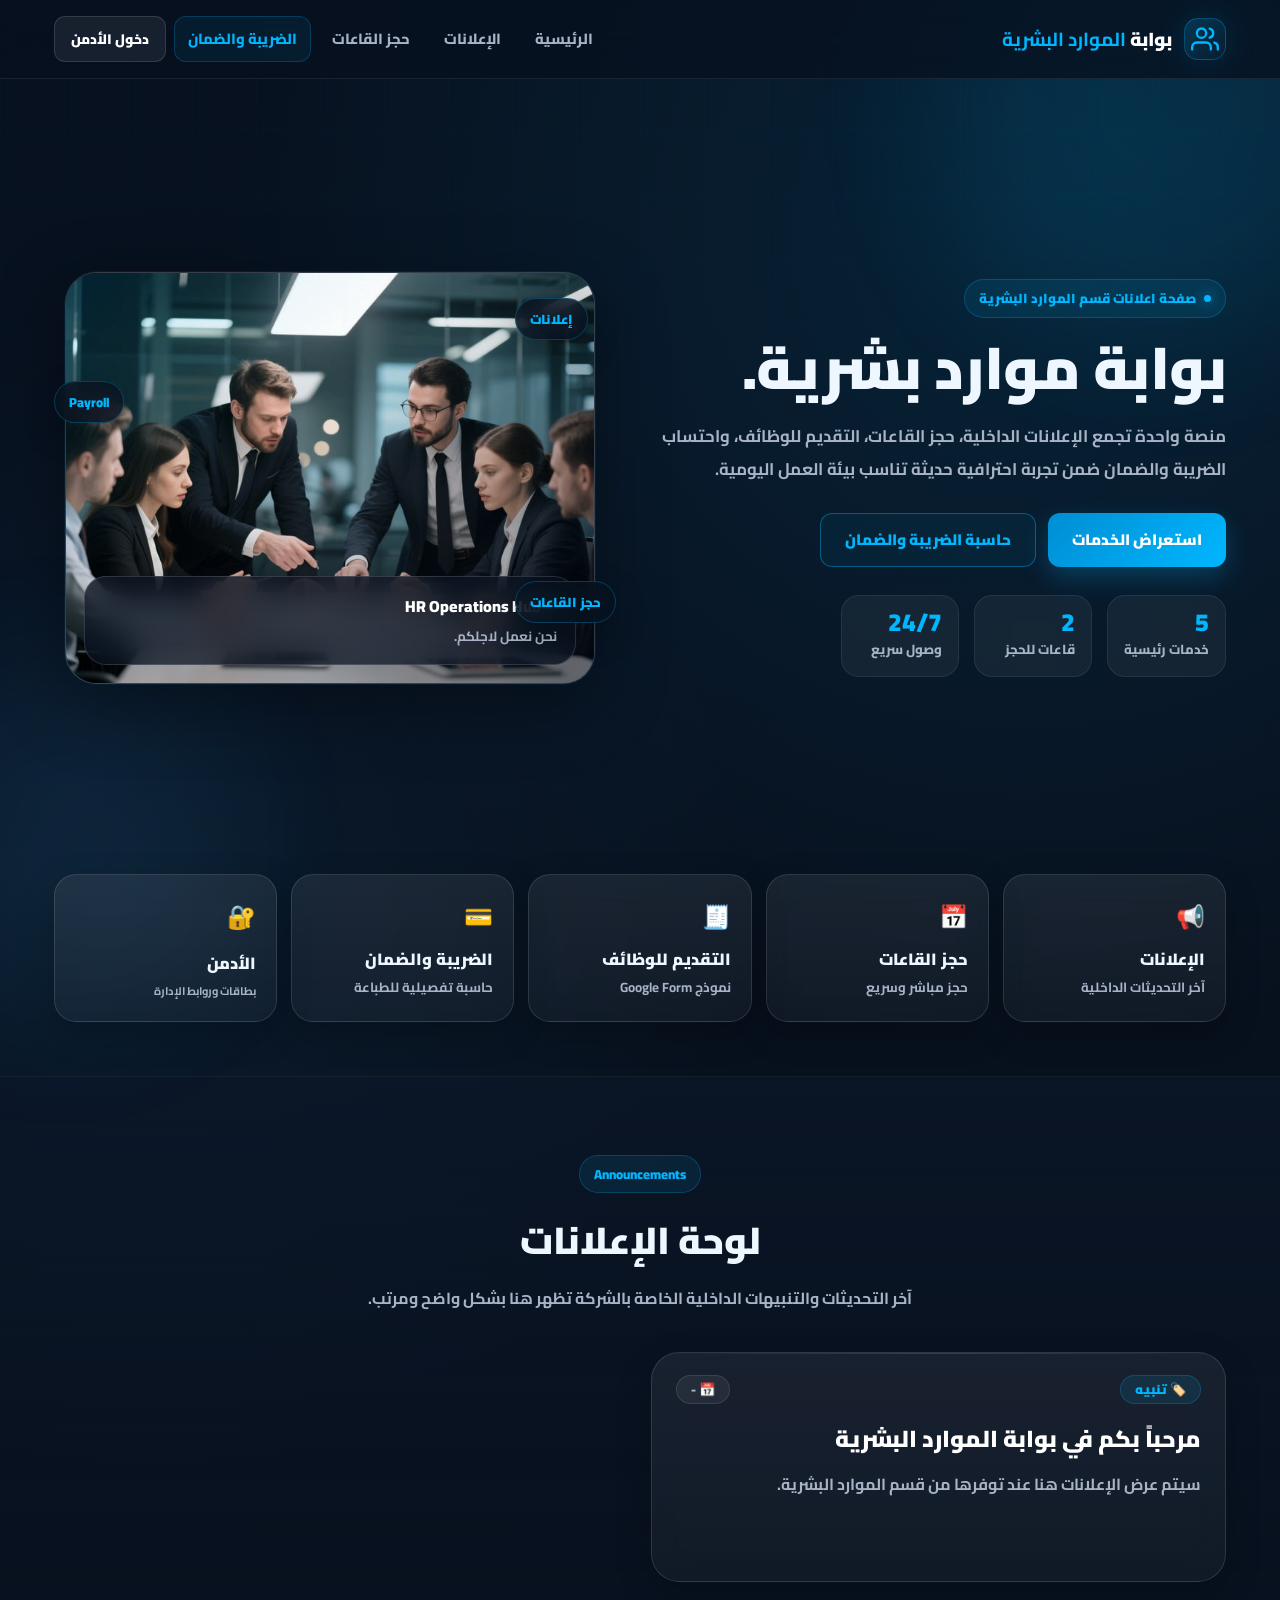
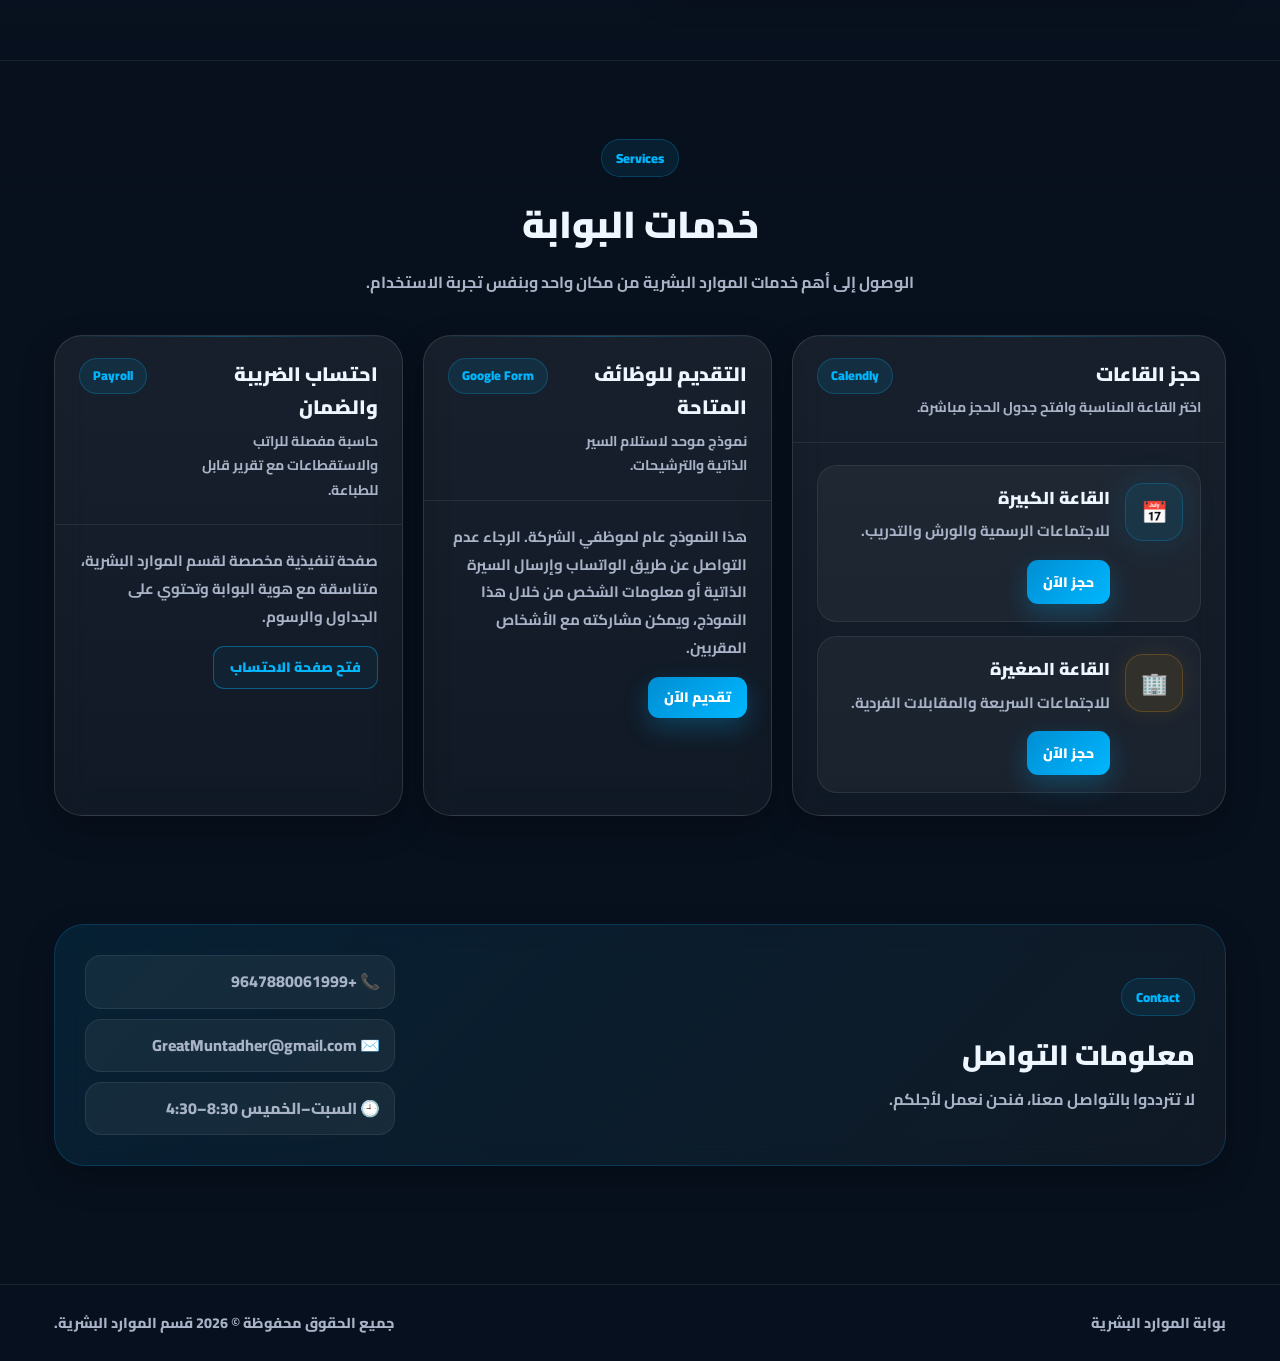
<file: index.html>
<!DOCTYPE html>
<html lang="ar" dir="rtl">
<head>
  <meta charset="UTF-8" />
  <meta name="viewport" content="width=device-width, initial-scale=1.0" />
  <title>بوابة الموارد البشرية | HR Portal</title>
  <link rel="preconnect" href="https://fonts.googleapis.com">
  <link href="https://fonts.googleapis.com/css2?family=Cairo:wght@300;400;600;700;800;900&display=swap" rel="stylesheet">
  <link rel="stylesheet" href="styles.css" />
</head>
<body>
  <div class="bg-orb orb-1"></div>
  <div class="bg-orb orb-2"></div>
  <div class="bg-grid"></div>

  <header id="header">
    <div class="container navbar">
      <a class="logo" href="index.html" aria-label="بوابة الموارد البشرية">
        <span class="logo-icon">
          <svg width="28" height="28" viewBox="0 0 24 24" fill="none" stroke="currentColor"
            stroke-width="2" stroke-linecap="round" stroke-linejoin="round">
            <path d="M17 21v-2a4 4 0 0 0-4-4H5a4 4 0 0 0-4 4v2"></path>
            <circle cx="9" cy="7" r="4"></circle>
            <path d="M23 21v-2a4 4 0 0 0-3-3.87"></path>
            <path d="M16 3.13a4 4 0 0 1 0 7.75"></path>
          </svg>
        </span>
        <span class="logo-text">بوابة <strong>الموارد البشرية</strong></span>
      </a>

      <nav class="nav-actions" aria-label="القائمة الرئيسية">
        <a class="nav-link" href="#home">الرئيسية</a>
        <a class="nav-link" href="#announcements">الإعلانات</a>
        <a class="nav-link" href="#booking">حجز القاعات</a>
        <a class="nav-link nav-tax" href="tax.html">الضريبة والضمان</a>
        <button class="btn btn-dark btn-sm" type="button" onclick="openAdminLogin()">دخول الأدمن</button>
      </nav>
    </div>
  </header>

  <main>
    <section class="hero portal-hero" id="home">
      <div class="container hero-layout">
        <div class="hero-copy reveal">
          <div class="eyebrow"><span></span>صفحة اعلانات قسم الموارد البشرية</div>
          <h1>بوابة موارد بشرية.</h1>
          <p>
            منصة واحدة تجمع الإعلانات الداخلية، حجز القاعات، التقديم للوظائف، واحتساب الضريبة والضمان
            ضمن تجربة احترافية حديثة تناسب بيئة العمل اليومية.
          </p>

          <div class="hero-buttons">
            <a class="btn btn-primary" href="#quickAccess">استعراض الخدمات</a>
            <a class="btn btn-outline" href="tax.html">حاسبة الضريبة والضمان</a>
          </div>

          <div class="hero-metrics" aria-label="مؤشرات البوابة">
            <div><strong>5</strong><span>خدمات رئيسية</span></div>
            <div><strong>2</strong><span>قاعات للحجز</span></div>
            <div><strong>24/7</strong><span>وصول سريع</span></div>
          </div>
        </div>

        <div class="hero-visual reveal">
          <div class="visual-card">
            <img src="hero.jpg" alt="اجتماع فريق الموارد البشرية" />
            <div class="visual-overlay">
              <div>
                <span class="status-dot"></span>
                HR Operations Hub
              </div>
              <p>نحن نعمل لاجلكم.</p>
            </div>
          </div>
          <div class="floating-chip chip-a">إعلانات</div>
          <div class="floating-chip chip-b">حجز القاعات</div>
          <div class="floating-chip chip-c">Payroll</div>
        </div>
      </div>
    </section>

    <section class="quick-section" id="quickAccess">
      <div class="container">
        <div class="quick-grid">
          <a class="quick-card reveal" href="#announcements">
            <span class="quick-icon">📢</span>
            <strong>الإعلانات</strong>
            <small>آخر التحديثات الداخلية</small>
          </a>
          <a class="quick-card reveal" href="#booking">
            <span class="quick-icon">📅</span>
            <strong>حجز القاعات</strong>
            <small>حجز مباشر وسريع</small>
          </a>
          <a class="quick-card reveal" id="applyFormQuick" href="#" target="_blank" rel="noopener">
            <span class="quick-icon">🧾</span>
            <strong>التقديم للوظائف</strong>
            <small>نموذج Google Form</small>
          </a>
          <a class="quick-card reveal" href="tax.html">
            <span class="quick-icon">💳</span>
            <strong>الضريبة والضمان</strong>
            <small>حاسبة تفصيلية للطباعة</small>
          </a>
          <button class="quick-card reveal quick-button" type="button" onclick="openAdminLogin()">
            <span class="quick-icon">🔐</span>
            <strong>الأدمن</strong>
            <small>بطاقات وروابط الإدارة</small>
          </button>
        </div>
      </div>
    </section>

    <section id="announcements" class="content-section section-panel">
      <div class="container">
        <div class="section-title reveal">
          <span class="section-kicker">Announcements</span>
          <h2>لوحة الإعلانات</h2>
          <p>آخر التحديثات والتنبيهات الداخلية الخاصة بالشركة تظهر هنا بشكل واضح ومرتب.</p>
        </div>
        <div class="ann-list" id="annList"></div>
      </div>
    </section>

    <section class="portal-section content-section" id="portal">
      <div class="container">
        <div class="section-title reveal">
          <span class="section-kicker">Services</span>
          <h2>خدمات البوابة</h2>
          <p>الوصول إلى أهم خدمات الموارد البشرية من مكان واحد وبنفس تجربة الاستخدام.</p>
        </div>

        <div class="services-grid">
          <div id="booking" class="card service-card reveal">
            <div class="card-head">
              <div>
                <h3>حجز القاعات</h3>
                <p>اختر القاعة المناسبة وافتح جدول الحجز مباشرة.</p>
              </div>
              <span class="badge">Calendly</span>
            </div>
            <div class="card-body">
              <div class="booking-stack">
                <div class="booking-card">
                  <div class="icon-box">📅</div>
                  <div class="booking-content">
                    <h4>القاعة الكبيرة</h4>
                    <p>للاجتماعات الرسمية والورش والتدريب.</p>
                    <button class="btn btn-primary btn-sm" type="button" onclick="openCalendly('big')">حجز الآن</button>
                  </div>
                </div>
                <div class="booking-card">
                  <div class="icon-box small-room-icon">🏢</div>
                  <div class="booking-content">
                    <h4>القاعة الصغيرة</h4>
                    <p>للاجتماعات السريعة والمقابلات الفردية.</p>
                    <button class="btn btn-primary btn-sm" type="button" onclick="openCalendly('small')">حجز الآن</button>
                  </div>
                </div>
              </div>
            </div>
          </div>

          <div id="apply" class="card service-card reveal">
            <div class="card-head">
              <div>
                <h3>التقديم للوظائف المتاحة</h3>
                <p>نموذج موحد لاستلام السير الذاتية والترشيحات.</p>
              </div>
              <span class="badge">Google Form</span>
            </div>
            <div class="card-body">
              <p class="apply-text">
                هذا النموذج عام لموظفي الشركة. الرجاء عدم التواصل عن طريق الواتساب وإرسال السيرة الذاتية
                أو معلومات الشخص من خلال هذا النموذج، ويمكن مشاركته مع الأشخاص المقربين.
              </p>
              <a class="btn btn-primary btn-sm" id="applyFormBtn" href="#" target="_blank" rel="noopener">تقديم الآن</a>
            </div>
          </div>

          <div id="taxCalculator" class="card service-card reveal">
            <div class="card-head">
              <div>
                <h3>احتساب الضريبة والضمان</h3>
                <p>حاسبة مفصلة للراتب والاستقطاعات مع تقرير قابل للطباعة.</p>
              </div>
              <span class="badge">Payroll</span>
            </div>
            <div class="card-body">
              <p class="apply-text">
                صفحة تنفيذية مخصصة لقسم الموارد البشرية، متناسقة مع هوية البوابة وتحتوي على الجداول والرسوم.
              </p>
              <a class="btn btn-outline btn-sm" href="tax.html">فتح صفحة الاحتساب</a>
            </div>
          </div>
        </div>
      </div>
    </section>

    <section id="info" class="info-section content-section">
      <div class="container">
        <div class="contact-panel reveal">
          <div>
            <span class="section-kicker">Contact</span>
            <h2>معلومات التواصل</h2>
            <p>لا تترددوا بالتواصل معنا، فنحن نعمل لأجلكم.</p>
          </div>
          <div class="contact-items">
            <div class="contact-item">📞 <span id="hrPhone">+9647880061999</span></div>
            <div class="contact-item">✉️ <a id="hrEmail" href="mailto:GreatMuntadher@gmail.com">GreatMuntadher@gmail.com</a></div>
            <div class="contact-item">🕘 السبت–الخميس 8:30–4:30</div>
          </div>
        </div>
      </div>
    </section>
  </main>

  <footer>
    <div class="container footer-mini">
      <div class="item"> بوابة الموارد البشرية</div>
      <div class="item"></div>
      <div class="item">جميع الحقوق محفوظة &copy; <span id="year"></span> قسم الموارد البشرية.</div>
    </div>
  </footer>

  <div class="modal" id="calModal" aria-hidden="true">
    <div class="modal-dialog" role="dialog" aria-modal="true">
      <div class="modal-head">
        <h3 id="calTitle">الحجز</h3>
        <button class="xbtn" type="button" onclick="closeCalModal()">✕</button>
      </div>
      <div class="modal-body modal-body-zero">
        <iframe class="cal-frame" id="calFrame" title="Calendly"></iframe>
      </div>
    </div>
  </div>

  <div class="modal" id="adminLoginModal" aria-hidden="true">
    <div class="modal-dialog admin-dialog" role="dialog" aria-modal="true">
      <div class="modal-head">
        <h3>دخول الأدمن</h3>
        <button class="xbtn" type="button" onclick="closeAdminLogin()">✕</button>
      </div>
      <div class="admin-login-body">
        <p class="admin-login-text">الرجاء إدخال كلمة المرور للدخول إلى بوابة الأدمن.</p>
        <input type="password" id="adminPassword" placeholder="أدخل كلمة المرور" class="admin-password-input" />
        <div id="adminLoginError" class="admin-login-error"></div>
        <div class="admin-login-actions">
          <button class="btn btn-primary" type="button" onclick="submitAdminLogin()">دخول</button>
          <button class="btn btn-outline-dark" type="button" onclick="closeAdminLogin()">إلغاء</button>
        </div>
      </div>
    </div>
  </div>

  <script src="script.js"></script>
</body>
</html>
</file>
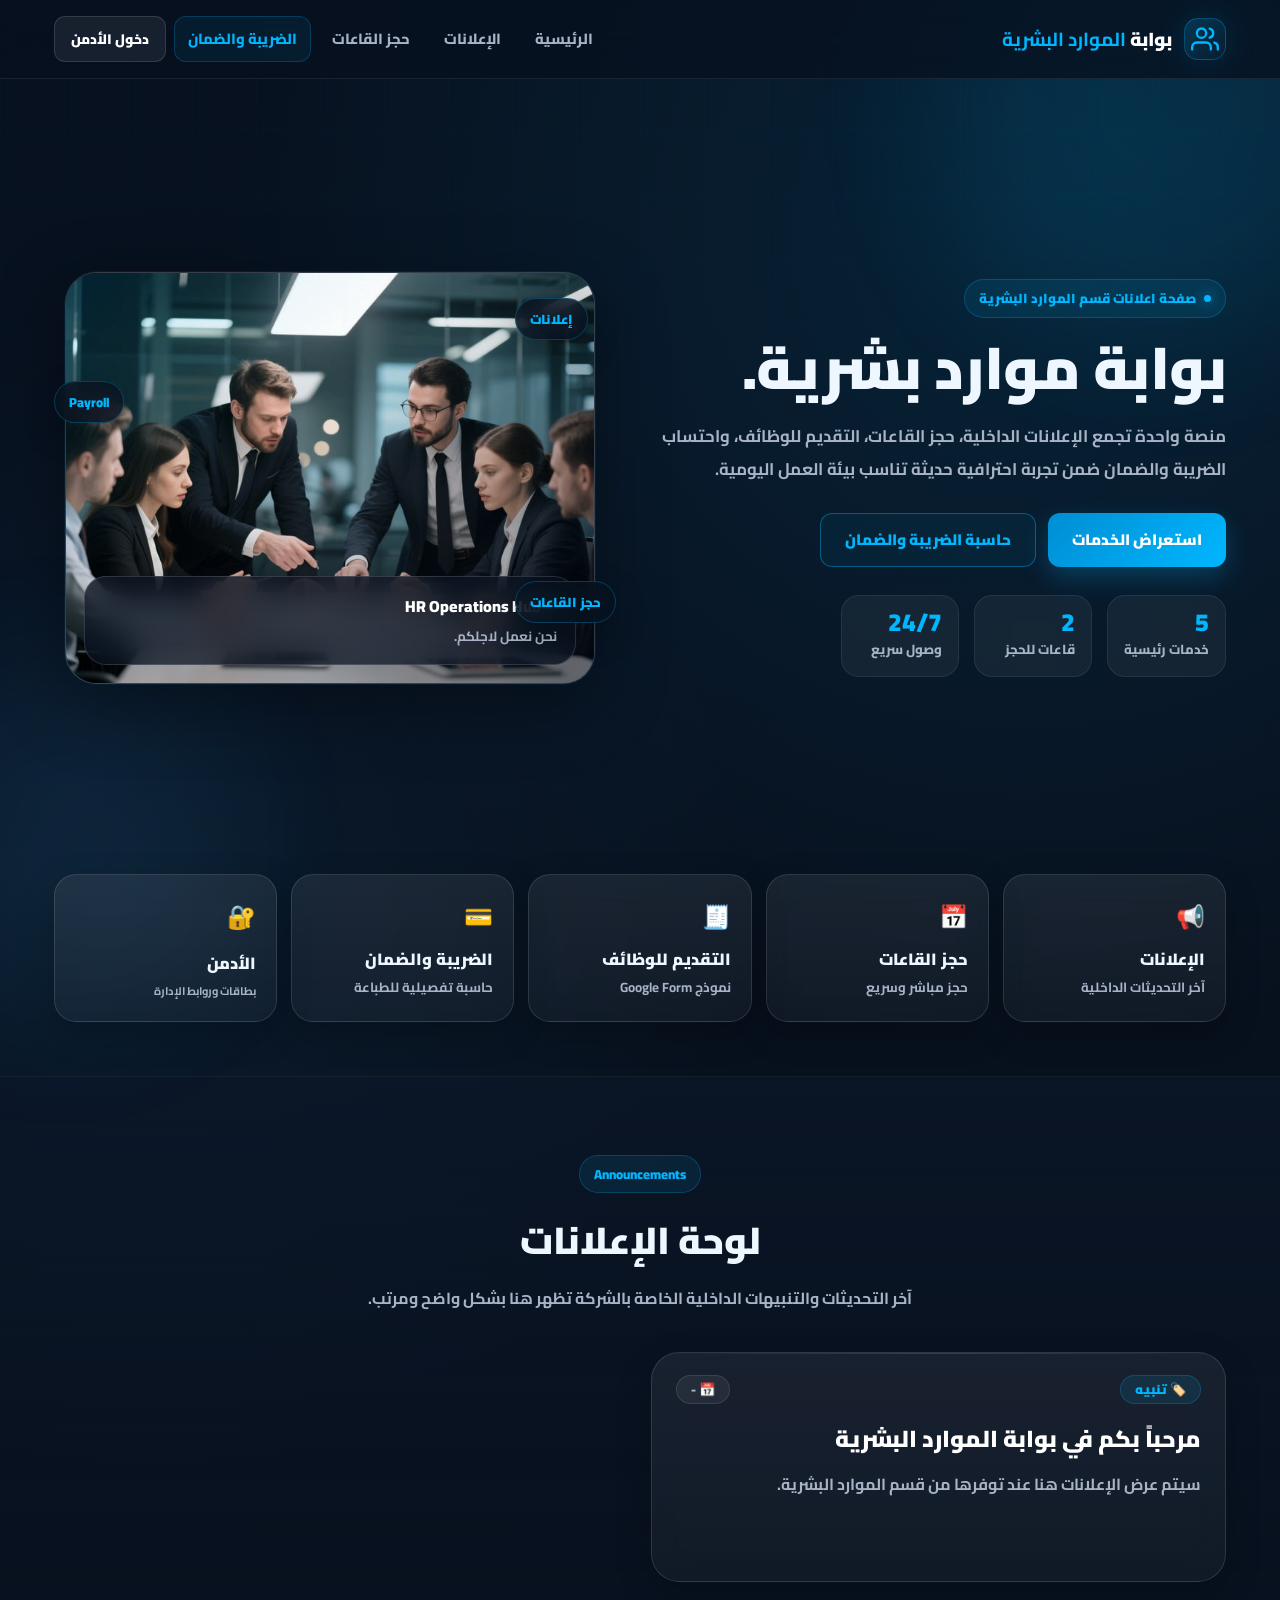
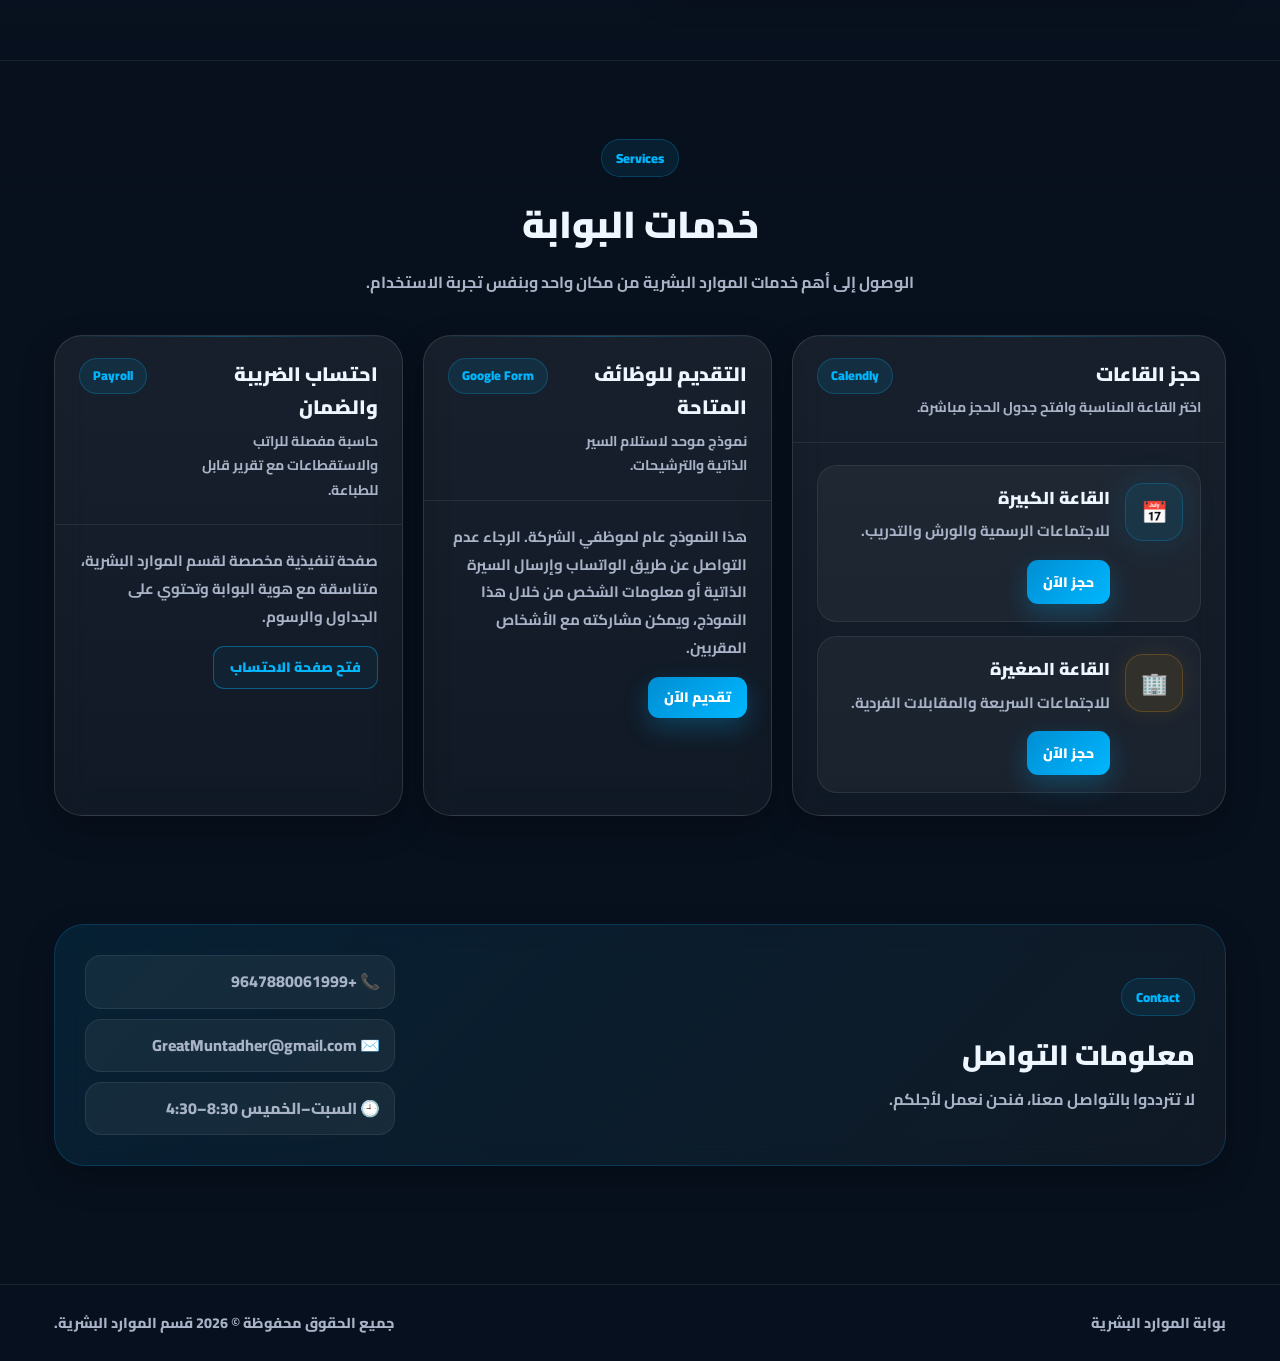
<file: admin.html>
<!DOCTYPE html>
<html lang="ar" dir="rtl">
<head>
  <meta charset="UTF-8" />
  <meta name="viewport" content="width=device-width, initial-scale=1.0" />
  <title>بوابة الأدمن | الموارد البشرية</title>
  <link rel="preconnect" href="https://fonts.googleapis.com">
  <link href="https://fonts.googleapis.com/css2?family=Cairo:wght@300;400;600;700;800;900&display=swap" rel="stylesheet">
  <link rel="stylesheet" href="admin.css" />
</head>
<body class="admin-page">
  <div class="bg-orb orb-1"></div>
  <div class="bg-orb orb-2"></div>
  <div class="bg-grid"></div>

  <header class="admin-header app-header">
    <div class="container admin-topbar">
      <a class="logo" href="index.html">
        <span class="logo-icon">
          <svg width="28" height="28" viewBox="0 0 24 24" fill="none" stroke="currentColor"
            stroke-width="2" stroke-linecap="round" stroke-linejoin="round">
            <rect x="3" y="3" width="7" height="7"></rect>
            <rect x="14" y="3" width="7" height="7"></rect>
            <rect x="14" y="14" width="7" height="7"></rect>
            <rect x="3" y="14" width="7" height="7"></rect>
          </svg>
        </span>
        <span class="logo-text">بوابة <strong>الأدمن</strong></span>
      </a>

      <div class="admin-top-actions">
        <a href="index.html" class="btn btn-primary">العودة للموقع</a>
        <button class="btn btn-dark" type="button" onclick="logoutAdmin()">تسجيل الخروج</button>
      </div>
    </div>
  </header>

  <main class="container admin-main">
    <section class="admin-hero">
      <div>
        <span class="section-kicker">Admin Control</span>
        <h1>مركز روابط وبطاقات الإدارة</h1>
        <p>صفحة موحدة بنفس هوية بوابة الموارد البشرية لعرض بطاقات الإدارة وروابط الأدوات الداخلية.</p>
      </div>
      <div class="admin-help">للدعم: 07880061999</div>
    </section>

    <section class="admin-section">
      <div class="section-title">
        <span class="section-kicker">AdminCards</span>
        <h2>بطاقات الإدارة</h2>
        <p>تُسحب هذه البطاقات من Google Sheet وتظهر هنا بنفس تصميم خدمات البوابة.</p>
      </div>
      <div class="cards-grid" id="adminCardsList"></div>
    </section>
  </main>

  <script src="admin.js"></script>
</body>
</html>
</file>
<file: styles.css>
/* ===== HR PORTAL — CONNECTED PREMIUM CORPORATE FUTURISTIC UI ===== */
:root{
  --navy:#07111f;
  --navy-2:#0b1628;
  --navy-3:#101d31;
  --panel:rgba(255,255,255,.055);
  --panel-strong:rgba(255,255,255,.082);
  --border:rgba(255,255,255,.12);
  --border-soft:rgba(255,255,255,.075);
  --cyan:#00b7ff;
  --blue:#3498db;
  --cyan-soft:rgba(0,183,255,.14);
  --cyan-border:rgba(0,183,255,.28);
  --white:#ffffff;
  --text:#eef6ff;
  --muted:#a8b3c7;
  --muted-2:#77839a;
  --warning:#f59e0b;
  --danger:#ff4466;
  --radius-sm:12px;
  --radius:18px;
  --radius-lg:28px;
  --container:1220px;
  --shadow:0 20px 70px rgba(0,0,0,.36);
  --shadow-soft:0 12px 34px rgba(0,0,0,.22);
  --glow:0 0 35px rgba(0,183,255,.13);
  --transition:all .32s cubic-bezier(.4,0,.2,1);
  --font:'Cairo',sans-serif;
}

*{box-sizing:border-box;margin:0;padding:0}
*::before,*::after{box-sizing:border-box}
html{scroll-behavior:smooth}
body{
  font-family:var(--font);
  background:
    radial-gradient(circle at 80% 8%, rgba(0,183,255,.105), transparent 28%),
    radial-gradient(circle at 12% 30%, rgba(52,152,219,.08), transparent 25%),
    linear-gradient(180deg,var(--navy),#08101d 48%,#07101d);
  color:var(--text);
  line-height:1.7;
  overflow-x:hidden;
  min-height:100vh;
}
body.tax-page, body.admin-page{padding-top:88px}
a{text-decoration:none;color:inherit}
ul{list-style:none}
img{max-width:100%;display:block}
button,input,select,textarea{font-family:var(--font)}

.container{max-width:var(--container);margin:0 auto;padding:0 24px;position:relative;z-index:2}
.bg-grid{position:fixed;inset:0;background-image:linear-gradient(rgba(0,183,255,.035) 1px,transparent 1px),linear-gradient(90deg,rgba(0,183,255,.035) 1px,transparent 1px);background-size:64px 64px;mask-image:linear-gradient(to bottom,rgba(0,0,0,.75),transparent 70%);pointer-events:none;z-index:0}
.bg-orb{position:fixed;border-radius:999px;filter:blur(78px);pointer-events:none;z-index:0;opacity:.82;animation:orbFloat 13s ease-in-out infinite alternate}
.orb-1{width:460px;height:460px;right:-120px;top:-120px;background:rgba(0,183,255,.14)}
.orb-2{width:360px;height:360px;left:-120px;bottom:-120px;background:rgba(52,152,219,.10);animation-delay:-6s}
@keyframes orbFloat{to{transform:translate(34px,42px) scale(1.08)}}

header,.app-header{
  position:fixed;top:0;left:0;right:0;z-index:1000;
  background:rgba(7,17,31,.76);
  backdrop-filter:blur(20px);
  -webkit-backdrop-filter:blur(20px);
  border-bottom:1px solid var(--border-soft);
  transition:var(--transition);
}
header.scrolled,.app-header.scrolled{background:rgba(7,17,31,.94);box-shadow:0 10px 30px rgba(0,0,0,.28)}
.navbar{min-height:78px;display:flex;align-items:center;justify-content:space-between;gap:18px;transition:var(--transition)}
header.scrolled .navbar{min-height:64px}
.logo{display:flex;align-items:center;gap:12px;font-weight:900;color:var(--white);white-space:nowrap}
.logo-icon{width:42px;height:42px;border-radius:14px;display:grid;place-items:center;background:linear-gradient(135deg,rgba(0,183,255,.20),rgba(52,152,219,.06));border:1px solid var(--cyan-border);color:var(--cyan);box-shadow:var(--glow)}
.logo-text{font-size:1.18rem}
.logo-text strong{color:var(--cyan)}
.nav-actions{display:flex;align-items:center;gap:8px;flex-wrap:wrap;justify-content:flex-end}
.nav-link{color:var(--muted);font-weight:800;font-size:.92rem;padding:9px 13px;border-radius:12px;transition:var(--transition);white-space:nowrap}
.nav-link:hover,.nav-link.active{color:var(--white);background:rgba(255,255,255,.07)}
.nav-tax{border:1px solid rgba(0,183,255,.22);color:var(--cyan);background:rgba(0,183,255,.075)}
.nav-tax:hover{background:rgba(0,183,255,.13);box-shadow:var(--glow)}

.btn{display:inline-flex;align-items:center;justify-content:center;gap:8px;border:0;border-radius:var(--radius-sm);padding:13px 24px;font-size:.95rem;font-weight:900;cursor:pointer;transition:var(--transition);position:relative;overflow:hidden;white-space:nowrap}
.btn::after{content:"";position:absolute;inset:0;background:rgba(255,255,255,0);transition:var(--transition)}
.btn:hover::after{background:rgba(255,255,255,.07)}
.btn:hover{transform:translateY(-2px)}
.btn-primary{color:#fff;background:linear-gradient(135deg,#008ed3,#00b7ff);box-shadow:0 10px 26px rgba(0,183,255,.24)}
.btn-primary:hover{box-shadow:0 14px 34px rgba(0,183,255,.35)}
.btn-outline{background:rgba(0,183,255,.05);border:1px solid rgba(0,183,255,.40);color:var(--cyan)}
.btn-outline:hover{background:rgba(0,183,255,.12);border-color:var(--cyan)}
.btn-dark{background:rgba(255,255,255,.07);border:1px solid rgba(255,255,255,.12);color:var(--white)}
.btn-dark:hover{background:rgba(255,255,255,.12)}
.btn-outline-dark{background:transparent;border:1px solid rgba(255,255,255,.18);color:var(--muted)}
.btn-outline-dark:hover{color:var(--white);border-color:rgba(255,255,255,.34)}
.btn-sm{padding:9px 16px;font-size:.86rem;border-radius:11px}

.hero{position:relative;min-height:100vh;display:flex;align-items:center;padding:120px 0 64px}
.hero-layout{display:grid;grid-template-columns:1.02fr .98fr;gap:46px;align-items:center}
.eyebrow,.section-kicker{display:inline-flex;align-items:center;gap:8px;color:var(--cyan);background:rgba(0,183,255,.09);border:1px solid rgba(0,183,255,.23);border-radius:999px;padding:7px 14px;font-weight:900;font-size:.82rem;margin-bottom:16px}
.eyebrow span{width:7px;height:7px;border-radius:999px;background:var(--cyan);box-shadow:0 0 14px var(--cyan);animation:pulse 2.4s ease-in-out infinite}
@keyframes pulse{50%{opacity:.45;transform:scale(.82)}}
.hero h1{font-size:clamp(2rem,4.6vw,4.2rem);line-height:1.16;font-weight:900;letter-spacing:-.5px;margin-bottom:18px;max-width:720px}
.hero p{color:var(--muted);font-weight:700;font-size:1.05rem;line-height:2;max-width:660px}
.hero-buttons{display:flex;gap:12px;flex-wrap:wrap;margin-top:26px}
.hero-metrics{display:flex;gap:15px;flex-wrap:wrap;margin-top:28px}
.hero-metrics div{min-width:118px;padding:14px 16px;border-radius:18px;background:var(--panel);border:1px solid var(--border-soft);backdrop-filter:blur(14px)}
.hero-metrics strong{display:block;color:var(--cyan);font-size:1.55rem;font-weight:900;line-height:1}
.hero-metrics span{color:var(--muted);font-size:.82rem;font-weight:800}
.hero-visual{position:relative;min-height:430px;display:flex;align-items:center;justify-content:center}
.visual-card{position:relative;width:min(100%,530px);border-radius:32px;overflow:hidden;background:var(--panel);border:1px solid rgba(255,255,255,.14);box-shadow:var(--shadow),0 0 0 1px rgba(0,183,255,.08)}
.visual-card::before{content:"";position:absolute;inset:0;background:linear-gradient(135deg,rgba(0,183,255,.16),transparent 38%,rgba(7,17,31,.45));z-index:1;pointer-events:none}
.visual-card img{height:410px;width:100%;object-fit:cover;filter:saturate(.92) contrast(1.06)}
.visual-overlay{position:absolute;right:18px;left:18px;bottom:18px;z-index:2;background:rgba(7,17,31,.76);border:1px solid rgba(255,255,255,.14);border-radius:22px;padding:16px 18px;backdrop-filter:blur(14px);box-shadow:var(--shadow-soft)}
.visual-overlay div{display:flex;align-items:center;gap:8px;color:var(--white);font-weight:900}
.visual-overlay p{font-size:.84rem;line-height:1.8;margin-top:4px}
.status-dot{width:8px;height:8px;border-radius:999px;background:#22c55e;box-shadow:0 0 12px #22c55e}
.floating-chip{position:absolute;z-index:3;padding:9px 14px;border-radius:999px;background:rgba(7,17,31,.78);border:1px solid rgba(0,183,255,.25);color:var(--cyan);font-size:.82rem;font-weight:900;box-shadow:var(--shadow-soft);backdrop-filter:blur(12px);animation:floatChip 4.5s ease-in-out infinite alternate}
.chip-a{top:35px;right:18px}.chip-b{bottom:70px;right:-10px;animation-delay:-1.6s}.chip-c{top:118px;left:0;animation-delay:-3s}
@keyframes floatChip{to{transform:translateY(-12px)}}

.quick-section{padding:0 0 54px;margin-top:-26px;position:relative;z-index:5}
.quick-grid{display:grid;grid-template-columns:repeat(5,minmax(0,1fr));gap:14px}
.quick-card{min-height:142px;display:flex;flex-direction:column;justify-content:center;align-items:flex-start;text-align:right;background:linear-gradient(180deg,rgba(255,255,255,.075),rgba(255,255,255,.038));border:1px solid var(--border);border-radius:22px;padding:20px;box-shadow:var(--shadow-soft);transition:var(--transition);backdrop-filter:blur(14px);color:var(--text)}
.quick-card:hover{transform:translateY(-6px);border-color:rgba(0,183,255,.30);box-shadow:var(--shadow-soft),var(--glow)}
.quick-button{width:100%;font-family:var(--font);cursor:pointer}
.quick-icon{font-size:1.45rem;margin-bottom:10px}
.quick-card strong{font-size:1.02rem;font-weight:900}
.quick-card small{color:var(--muted);font-weight:700;margin-top:3px}

.content-section{padding:78px 0}
.section-panel{background:linear-gradient(180deg,rgba(11,22,40,.72),rgba(7,17,31,.35));border-top:1px solid rgba(255,255,255,.05);border-bottom:1px solid rgba(255,255,255,.05)}
.section-title{text-align:center;margin-bottom:38px}
.section-title h2{font-size:clamp(1.65rem,3vw,2.35rem);font-weight:900;margin-bottom:10px}
.section-title p{max-width:720px;margin:0 auto;color:var(--muted);font-weight:700;line-height:1.9}
.card{background:linear-gradient(180deg,rgba(255,255,255,.067),rgba(255,255,255,.038));border:1px solid var(--border);border-radius:var(--radius-lg);box-shadow:var(--shadow-soft);backdrop-filter:blur(16px);position:relative;overflow:hidden;transition:var(--transition)}
.card::before{content:"";position:absolute;top:0;right:0;left:0;height:1px;background:linear-gradient(90deg,transparent,rgba(0,183,255,.45),transparent);opacity:.65}
.card:hover{transform:translateY(-4px);border-color:rgba(0,183,255,.24);box-shadow:var(--shadow),var(--glow)}
.card-head{display:flex;align-items:flex-start;justify-content:space-between;gap:14px;padding:22px 24px;border-bottom:1px solid rgba(255,255,255,.075)}
.card-head h3{font-weight:900;font-size:1.22rem;margin-bottom:4px}
.card-head p{color:var(--muted);font-weight:700;font-size:.88rem;line-height:1.75}
.card-body{padding:22px 24px}
.badge{display:inline-flex;align-items:center;justify-content:center;border:1px solid rgba(0,183,255,.24);background:rgba(0,183,255,.10);color:var(--cyan);border-radius:999px;padding:6px 13px;font-size:.8rem;font-weight:900;white-space:nowrap}

.ann-list{display:grid;grid-template-columns:repeat(2,minmax(0,1fr));gap:18px}
.ann-item{min-height:185px}
.ann-title{font-size:1.18rem;font-weight:900;margin-bottom:8px;color:var(--white)}
.ann-text{color:var(--muted);font-weight:700;line-height:1.85}
.ann-meta{display:flex;flex-wrap:wrap;gap:8px;margin-top:14px}
.pill{display:inline-flex;align-items:center;gap:6px;border-radius:999px;padding:6px 12px;font-size:.82rem;font-weight:900;color:var(--cyan);background:rgba(0,183,255,.09);border:1px solid rgba(0,183,255,.18)}
.pill.gray{color:var(--muted);background:rgba(255,255,255,.06);border-color:rgba(255,255,255,.10)}
.ann-actions{margin-top:16px}

.services-grid{display:grid;grid-template-columns:1.15fr .925fr .925fr;gap:20px;align-items:stretch}
.service-card{height:100%}
.booking-stack{display:grid;gap:14px}
.booking-card{display:flex;gap:15px;align-items:flex-start;padding:17px;border-radius:20px;background:rgba(255,255,255,.045);border:1px solid rgba(255,255,255,.08);transition:var(--transition)}
.booking-card:hover{border-color:rgba(0,183,255,.22);background:rgba(0,183,255,.055)}
.icon-box{width:58px;height:58px;border-radius:18px;display:grid;place-items:center;flex:0 0 auto;background:rgba(0,183,255,.10);border:1px solid rgba(0,183,255,.22);box-shadow:var(--glow);font-size:1.35rem}
.small-room-icon{background:rgba(245,158,11,.10);border-color:rgba(245,158,11,.22);box-shadow:0 0 26px rgba(245,158,11,.10)}
.booking-content h4{font-size:1.08rem;font-weight:900;margin-bottom:5px}
.booking-content p,.apply-text{color:var(--muted);font-size:.94rem;font-weight:700;line-height:1.85;margin-bottom:15px}

.info-section{padding-top:30px}
.contact-panel{display:flex;justify-content:space-between;gap:28px;align-items:center;background:linear-gradient(135deg,rgba(0,183,255,.10),rgba(255,255,255,.04));border:1px solid rgba(0,183,255,.18);border-radius:30px;padding:30px;box-shadow:var(--shadow-soft);backdrop-filter:blur(14px)}
.contact-panel h2{font-size:1.75rem;font-weight:900;margin-bottom:6px}
.contact-panel p{color:var(--muted);font-weight:700}
.contact-items{display:grid;gap:10px;min-width:310px}
.contact-item{padding:12px 14px;border-radius:16px;background:rgba(255,255,255,.055);border:1px solid rgba(255,255,255,.08);color:var(--muted);font-weight:800}

footer{margin-top:40px;padding:26px 0;border-top:1px solid rgba(255,255,255,.08);background:rgba(7,17,31,.72)}
.footer-mini{display:flex;align-items:center;justify-content:space-between;gap:16px;flex-wrap:wrap;color:var(--muted);font-weight:800}
.footer-mini .item{font-size:.9rem}

.modal{position:fixed;inset:0;background:rgba(0,0,0,.62);display:none;align-items:center;justify-content:center;z-index:2000;padding:18px}
.modal.show{display:flex}
.modal-dialog{width:min(900px,96vw);background:rgba(10,22,39,.96);border:1px solid rgba(255,255,255,.12);border-radius:24px;box-shadow:var(--shadow);overflow:hidden;backdrop-filter:blur(18px)}
.modal-head{display:flex;justify-content:space-between;align-items:center;gap:12px;padding:18px 20px;border-bottom:1px solid rgba(255,255,255,.08)}
.modal-head h3{font-weight:900;font-size:1.2rem}
.xbtn{width:40px;height:40px;border:0;border-radius:999px;background:rgba(255,255,255,.08);color:var(--white);cursor:pointer;font-weight:900;transition:var(--transition)}
.xbtn:hover{background:rgba(255,68,102,.16);color:var(--danger)}
.modal-body-zero{padding:0}.cal-frame{width:100%;height:72vh;border:0;display:block}
.admin-dialog{width:min(470px,95vw)}
.admin-login-body{padding:22px}
.admin-login-text{color:var(--muted);font-weight:700;margin-bottom:14px}
.admin-password-input{width:100%;padding:14px 16px;border-radius:14px;border:1px solid rgba(255,255,255,.13);background:rgba(255,255,255,.06);color:var(--white);outline:0;font-size:1rem;margin-bottom:12px}
.admin-password-input:focus{border-color:rgba(0,183,255,.55);box-shadow:0 0 0 4px rgba(0,183,255,.10)}
.admin-login-error{color:var(--danger);font-weight:800;min-height:24px;margin-bottom:10px}
.admin-login-actions{display:flex;gap:10px;flex-wrap:wrap}

.reveal{opacity:0;transform:translateY(24px);transition:opacity .7s ease,transform .7s ease}
.reveal.visible{opacity:1;transform:translateY(0)}

@media(max-width:1060px){
  .hero-layout,.services-grid{grid-template-columns:1fr}
  .hero{padding-top:112px}
  .hero-visual{min-height:auto}
  .quick-grid{grid-template-columns:repeat(3,1fr)}
  .ann-list{grid-template-columns:1fr}
}
@media(max-width:760px){
  body.tax-page,body.admin-page{padding-top:118px}
  .navbar{min-height:auto;padding:14px 0;flex-direction:column;align-items:stretch}
  .logo{justify-content:center}.nav-actions{justify-content:center}
  .hero{min-height:auto;padding:150px 0 48px}
  .hero-copy{text-align:center}.hero p{margin:0 auto}.hero-buttons,.hero-metrics{justify-content:center}
  .visual-card img{height:300px}
  .quick-grid{grid-template-columns:1fr 1fr}
  .content-section{padding:56px 0}
  .contact-panel{flex-direction:column;align-items:stretch;text-align:center}.contact-items{min-width:0}
  .card-head{flex-direction:column}.booking-card{flex-direction:column}
}
@media(max-width:520px){
  .container{padding:0 16px}
  .quick-grid{grid-template-columns:1fr}
  .hero-metrics div{flex:1 1 120px}
  .btn{width:100%}
  .nav-actions .btn,.nav-actions .nav-link{width:auto}
  .floating-chip{display:none}
}
@media print{
  header,.app-header,.nav-actions,.actions,.hero-buttons,.quick-section,footer,.modal{display:none!important}
  body{background:#fff!important;color:#111!important;padding-top:0!important}
  .bg-grid,.bg-orb{display:none!important}
  .card,.visual-card,.contact-panel{box-shadow:none!important;background:#fff!important;border:1px solid #ddd!important}
}
.ann-list {
  display: grid;
  grid-template-columns: repeat(2, minmax(0, 1fr));
  gap: 22px;
  align-items: stretch;
}

.ann-item {
  min-height: 230px;
}

.announcement-card-body {
  height: 100%;
  display: flex;
  flex-direction: column;
  gap: 14px;
}

.announcement-top {
  display: flex;
  align-items: center;
  justify-content: space-between;
  gap: 12px;
  flex-wrap: wrap;
  margin-bottom: 4px;
}

.announcement-tag,
.announcement-date {
  display: inline-flex;
  align-items: center;
  gap: 6px;
  border-radius: 999px;
  padding: 7px 14px;
  font-size: 0.82rem;
  font-weight: 900;
  line-height: 1;
}

.announcement-tag {
  color: var(--cyan);
  background: rgba(0, 183, 255, 0.10);
  border: 1px solid rgba(0, 183, 255, 0.22);
}

.announcement-date {
  color: var(--muted);
  background: rgba(255, 255, 255, 0.06);
  border: 1px solid rgba(255, 255, 255, 0.10);
}

.ann-title {
  font-size: 1.45rem;
  font-weight: 900;
  color: var(--white);
  line-height: 1.45;
  margin: 0;
}

.ann-text {
  color: var(--muted);
  font-size: 1rem;
  font-weight: 700;
  line-height: 1.9;
  margin: 0;
  flex: 1;
}

.ann-actions {
  margin-top: auto;
  display: flex;
  justify-content: flex-start;
}

html[dir="rtl"] .ann-actions {
  justify-content: flex-start;
}

@media (max-width: 900px) {
  .ann-list {
    grid-template-columns: 1fr;
  }

  .ann-item {
    min-height: auto;
  }

  /* ===== FIX: Prevent page sections from disappearing if JS/reveal fails ===== */
.reveal {
  opacity: 1 !important;
  transform: none !important;
}

.reveal.visible,
.reveal.revealed {
  opacity: 1 !important;
  transform: none !important;
}
}
</file>
<file: admin.css>
:root{
  --navy:#07111f;
  --navy-2:#0b1628;
  --panel:rgba(255,255,255,.055);
  --border:rgba(255,255,255,.12);
  --border-soft:rgba(255,255,255,.075);
  --cyan:#00b7ff;
  --white:#ffffff;
  --text:#eef6ff;
  --muted:#a8b3c7;
  --danger:#ff4466;
  --radius-sm:12px;
  --radius:18px;
  --radius-lg:28px;
  --container:1220px;
  --shadow:0 20px 70px rgba(0,0,0,.36);
  --shadow-soft:0 12px 34px rgba(0,0,0,.22);
  --glow:0 0 35px rgba(0,183,255,.13);
  --transition:all .32s cubic-bezier(.4,0,.2,1);
  --font:'Cairo',sans-serif;
}
*{box-sizing:border-box;margin:0;padding:0}
*::before,*::after{box-sizing:border-box}
html{scroll-behavior:smooth}
body{
  font-family:var(--font);
  background:
    radial-gradient(circle at 80% 8%, rgba(0,183,255,.105), transparent 28%),
    radial-gradient(circle at 12% 30%, rgba(52,152,219,.08), transparent 25%),
    linear-gradient(180deg,var(--navy),#08101d 48%,#07101d);
  color:var(--text);
  line-height:1.7;
  overflow-x:hidden;
  min-height:100vh;
  padding-top:88px;
}
a{text-decoration:none;color:inherit}
button{font-family:var(--font)}
.container{max-width:var(--container);margin:0 auto;padding:0 24px;position:relative;z-index:2}
.bg-grid{position:fixed;inset:0;background-image:linear-gradient(rgba(0,183,255,.035) 1px,transparent 1px),linear-gradient(90deg,rgba(0,183,255,.035) 1px,transparent 1px);background-size:64px 64px;mask-image:linear-gradient(to bottom,rgba(0,0,0,.75),transparent 70%);pointer-events:none;z-index:0}
.bg-orb{position:fixed;border-radius:999px;filter:blur(78px);pointer-events:none;z-index:0;opacity:.82;animation:orbFloat 13s ease-in-out infinite alternate}
.orb-1{width:460px;height:460px;right:-120px;top:-120px;background:rgba(0,183,255,.14)}
.orb-2{width:360px;height:360px;left:-120px;bottom:-120px;background:rgba(52,152,219,.10);animation-delay:-6s}
@keyframes orbFloat{to{transform:translate(34px,42px) scale(1.08)}}

.app-header,.admin-header{
  position:fixed;top:0;left:0;right:0;z-index:1000;
  background:rgba(7,17,31,.82);
  backdrop-filter:blur(20px);
  -webkit-backdrop-filter:blur(20px);
  border-bottom:1px solid var(--border-soft);
  box-shadow:0 10px 30px rgba(0,0,0,.18);
}
.admin-topbar{min-height:78px;display:flex;align-items:center;justify-content:space-between;gap:18px}
.logo{display:flex;align-items:center;gap:12px;font-weight:900;color:var(--white);white-space:nowrap}
.logo-icon{width:42px;height:42px;border-radius:14px;display:grid;place-items:center;background:linear-gradient(135deg,rgba(0,183,255,.20),rgba(52,152,219,.06));border:1px solid rgba(0,183,255,.28);color:var(--cyan);box-shadow:var(--glow)}
.logo-text{font-size:1.18rem}
.logo-text strong{color:var(--cyan)}
.admin-top-actions{display:flex;gap:10px;flex-wrap:wrap;justify-content:flex-end}
.btn{display:inline-flex;align-items:center;justify-content:center;gap:8px;border:0;border-radius:var(--radius-sm);padding:12px 22px;font-size:.92rem;font-weight:900;cursor:pointer;transition:var(--transition);position:relative;overflow:hidden;white-space:nowrap}
.btn:hover{transform:translateY(-2px)}
.btn-primary{color:#fff;background:linear-gradient(135deg,#008ed3,#00b7ff);box-shadow:0 10px 26px rgba(0,183,255,.24)}
.btn-primary:hover{box-shadow:0 14px 34px rgba(0,183,255,.35)}
.btn-dark{background:rgba(255,255,255,.07);border:1px solid rgba(255,255,255,.12);color:var(--white)}
.btn-dark:hover{background:rgba(255,68,102,.13);border-color:rgba(255,68,102,.30);color:var(--danger)}

.admin-main{padding:28px 0 74px}
.admin-hero{display:flex;justify-content:space-between;gap:24px;align-items:center;margin-bottom:46px;padding:30px;border-radius:30px;background:linear-gradient(135deg,rgba(0,183,255,.12),rgba(255,255,255,.045));border:1px solid rgba(0,183,255,.20);box-shadow:var(--shadow-soft);backdrop-filter:blur(16px);position:relative;overflow:hidden}
.admin-hero::before{content:"";position:absolute;inset:0;background:radial-gradient(circle at 0 0,rgba(0,183,255,.14),transparent 34%);pointer-events:none}
.admin-hero>*{position:relative;z-index:1}
.section-kicker{display:inline-flex;align-items:center;gap:8px;color:var(--cyan);background:rgba(0,183,255,.09);border:1px solid rgba(0,183,255,.23);border-radius:999px;padding:7px 14px;font-weight:900;font-size:.82rem;margin-bottom:14px}
.admin-hero h1{font-size:clamp(1.6rem,3vw,2.45rem);font-weight:900;line-height:1.22;margin-bottom:8px}
.admin-hero p{color:var(--muted);font-weight:700;max-width:720px;line-height:1.9}
.admin-help{padding:13px 16px;border-radius:18px;background:rgba(255,255,255,.06);border:1px solid rgba(255,255,255,.11);color:var(--muted);font-weight:900;white-space:nowrap}
.section-title{text-align:center;margin-bottom:34px}
.section-title h2{font-size:clamp(1.55rem,3vw,2.15rem);font-weight:900;margin-bottom:8px}
.section-title p{color:var(--muted);max-width:720px;margin:0 auto;font-weight:700;line-height:1.9}

.cards-grid{display:grid;grid-template-columns:repeat(auto-fill,minmax(270px,1fr));gap:20px}
.admin-card,.empty-state{
  background:linear-gradient(180deg,rgba(255,255,255,.067),rgba(255,255,255,.038));
  border:1px solid var(--border);
  border-radius:var(--radius-lg);
  box-shadow:var(--shadow-soft);
  backdrop-filter:blur(16px);
  position:relative;
  overflow:hidden;
  transition:var(--transition);
}
.admin-card::before,.empty-state::before{content:"";position:absolute;top:0;right:0;left:0;height:1px;background:linear-gradient(90deg,transparent,rgba(0,183,255,.45),transparent);opacity:.65}
.admin-card{min-height:250px;padding:24px 22px;text-align:center;display:flex;flex-direction:column}
.admin-card:hover{transform:translateY(-6px);border-color:rgba(0,183,255,.24);box-shadow:var(--shadow),var(--glow)}
.admin-card-tag{display:inline-flex;align-items:center;justify-content:center;align-self:center;border:1px solid rgba(0,183,255,.24);background:rgba(0,183,255,.10);color:var(--cyan);border-radius:999px;padding:6px 14px;font-size:.78rem;font-weight:900;margin-bottom:16px}
.admin-card-title{font-size:1.04rem;font-weight:900;line-height:1.55;margin-bottom:10px;color:var(--white)}
.admin-card-desc{color:var(--muted);font-size:.88rem;font-weight:700;line-height:1.85;flex-grow:1;margin-bottom:18px}
.admin-card-actions{margin-top:auto}
.admin-card-btn{display:inline-flex;align-items:center;justify-content:center;gap:8px;border-radius:12px;padding:10px 18px;background:linear-gradient(135deg,#008ed3,#00b7ff);color:#fff;font-weight:900;font-size:.88rem;box-shadow:0 10px 26px rgba(0,183,255,.24);transition:var(--transition)}
.admin-card-btn:hover{transform:translateY(-2px);box-shadow:0 14px 34px rgba(0,183,255,.35)}
.empty-state{grid-column:1/-1;text-align:center;padding:34px}
.empty-state h3{font-size:1.2rem;font-weight:900;margin-bottom:8px}
.empty-state p{color:var(--muted);font-weight:700}

@media(max-width:760px){
  body{padding-top:122px}
  .admin-topbar{min-height:auto;padding:14px 0;flex-direction:column;align-items:stretch}
  .logo{justify-content:center}.admin-top-actions{justify-content:center}
  .admin-hero{flex-direction:column;align-items:stretch;text-align:center}
  .admin-help{white-space:normal;text-align:center}
  .btn{width:100%}
}
@media(max-width:520px){.container{padding:0 16px}.cards-grid{grid-template-columns:1fr}}
</file>
